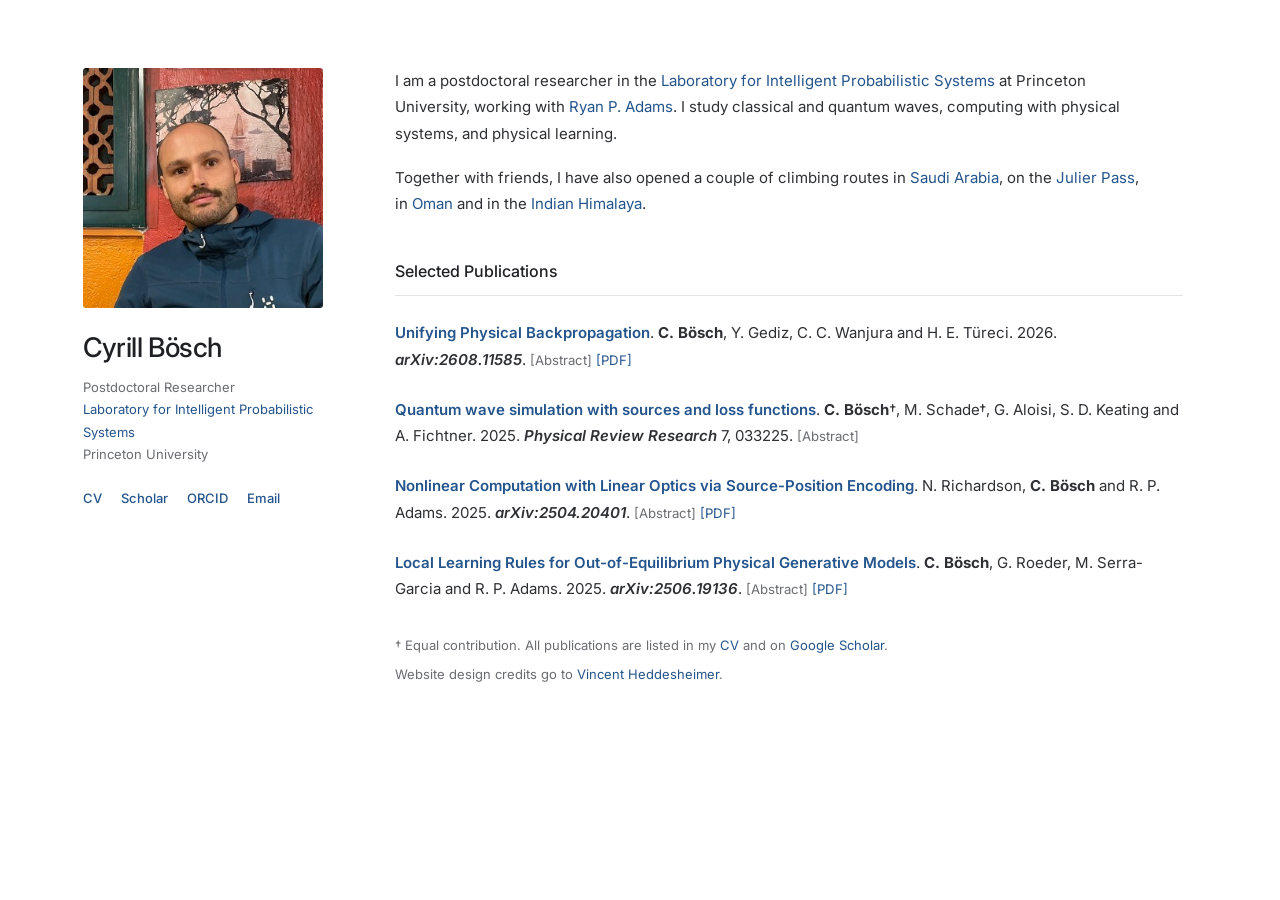
<file: index.html>
<!doctype html>
<html lang="en">
<head>
  <meta charset="utf-8">
  <meta name="viewport" content="width=device-width, initial-scale=1">
  <title>Cyrill Bösch</title>
  <meta name="description" content="Cyrill Bösch, postdoctoral researcher at Princeton University. Classical and quantum waves, computing with physical systems, and physical learning.">
  <link rel="canonical" href="https://cyboesch.github.io/">
  <meta property="og:type" content="profile">
  <meta property="og:title" content="Cyrill Bösch">
  <meta property="og:description" content="Postdoctoral researcher at Princeton University. Classical and quantum waves, computing with physical systems, and physical learning.">
  <meta property="og:url" content="https://cyboesch.github.io/">
  <meta property="og:image" content="https://cyboesch.github.io/img/ich_website.jpg">
  <script type="application/ld+json">
  {
    "@context": "https://schema.org",
    "@type": "Person",
    "name": "Cyrill Bösch",
    "alternateName": "Cyrill Boesch",
    "url": "https://cyboesch.github.io/",
    "image": "https://cyboesch.github.io/img/ich_website.jpg",
    "jobTitle": "Postdoctoral Researcher",
    "affiliation": { "@type": "Organization", "name": "Princeton University" },
    "alumniOf": { "@type": "CollegeOrUniversity", "name": "ETH Zurich" },
    "sameAs": [
      "https://scholar.google.com/citations?user=TCozq-0AAAAJ",
      "https://orcid.org/0000-0002-1587-7572"
    ]
  }
  </script>
  <link rel="preconnect" href="https://fonts.googleapis.com">
  <link rel="preconnect" href="https://fonts.gstatic.com" crossorigin>
  <link href="https://fonts.googleapis.com/css2?family=Inter:wght@400;500;600&display=swap" rel="stylesheet">
  <link rel="icon" href="favicon.svg" type="image/svg+xml">
  <link rel="stylesheet" href="style.css">
  <script src="main.js" defer></script>
  <noscript><style>.abstract[hidden] { display: block !important; } .abstract-toggle { display: none; }</style></noscript>
</head>
<body>
  <a class="skip-link" href="#content">Skip to content</a>

  <div class="layout">
    <aside class="sidebar">
      <div class="photo">
        <img src="img/ich_website.jpg" alt="Portrait of Cyrill Bösch" width="408" height="305" fetchpriority="high">
      </div>

      <h1 class="name">Cyrill Bösch</h1>
      <p class="affiliation">
        Postdoctoral Researcher<br>
        <a href="https://lips.cs.princeton.edu/" target="_blank" rel="noopener">Laboratory for Intelligent Probabilistic Systems</a><br>
        Princeton University
      </p>

      <nav class="profile-links" aria-label="Contact and profiles">
        <a href="cv/Boesch_CV.pdf" target="_blank" rel="noopener">CV</a>
        <a href="https://scholar.google.com/citations?user=TCozq-0AAAAJ" target="_blank" rel="noopener">Scholar</a>
        <a href="https://orcid.org/0000-0002-1587-7572" target="_blank" rel="noopener">ORCID</a>
        <a href="mailto:cb7454@princeton.edu">Email</a>
      </nav>
    </aside>

    <main id="content" class="content">
      <div class="intro">
        <p>
          I am a postdoctoral researcher in the
          <a href="https://lips.cs.princeton.edu/" target="_blank" rel="noopener">Laboratory for Intelligent Probabilistic Systems</a>
          at Princeton University, working with
          <a href="https://www.cs.princeton.edu/~rpa/" target="_blank" rel="noopener">Ryan P. Adams</a>.
          I study classical and quantum waves, computing with physical systems, and physical learning.
        </p>
        <p>
          Together with friends, I have also opened a couple of climbing routes
          in <a href="first-ascents/SA_Topos.pdf" target="_blank" rel="noopener">Saudi Arabia</a>,
          on the <a href="first-ascents/PizPolaschin.pdf" target="_blank" rel="noopener">Julier Pass</a>,
          in <a href="https://publications.americanalpineclub.org/articles/13201215377" target="_blank" rel="noopener">Oman</a>
          and in the <a href="https://www.planetmountain.com/en/news/alpinism/miyar-valley-first-ascent-of-lotus-tower-se-face.html" target="_blank" rel="noopener">Indian Himalaya</a>.
        </p>
      </div>

      <section id="publications">
        <h2>Selected Publications</h2>
        <ul class="papers">
          <li>
            <a class="paper-title" href="https://arxiv.org/abs/2608.11585" target="_blank" rel="noopener">Unifying Physical Backpropagation</a>.
            <strong>C. Bösch</strong>, Y. Gediz, C. C. Wanjura and H. E. Türeci.
            2026. <cite>arXiv:2608.11585</cite>.
            <button type="button" class="abstract-toggle" aria-controls="abs-unifying" aria-expanded="false">[Abstract]</button>
            <a class="extra" href="https://arxiv.org/pdf/2608.11585" target="_blank" rel="noopener">[PDF]</a>
            <div class="abstract" id="abs-unifying" hidden>
              <p>Physical computing systems exploit device dynamics for computation, but their gradient-based optimization is challenging: backpropagation through a digital twin suffers from a model-reality gap. On-device gradient computation could resolve this issue, and a handful of theoretical and experimental studies have proposed ways to achieve it. Yet a unifying theory identifying when a physical system can compute the gradient of its own performance has been missing. Here we develop such a unification based on the adjoint method: we identify sufficient conditions under which the adjoint field required for formally exact gradients can be generated on the same hardware that performs the computation. Linear and nonlinear systems obey fundamentally different conditions: for linear systems, damping or gain is admissible provided reciprocity is preserved. For nonlinear trajectory systems, the sufficient conditions are reciprocity of the linearized system and the existence of a time-reversal mirror. Algorithmically, the nonlinear case requires infinitesimal nudging, whereas linear systems admit a finite-amplitude experiment. We recover (quantum) Equilibrium Propagation, Hamiltonian echo backpropagation, fully forward mode training and in situ gradient methods in integrated-photonic and free-space-optical systems. Finally, we show that reciprocity is a special case of more general intertwining conditions. For linear systems, these permit exact on-device gradients in a class of non-Hermitian, non-reciprocal systems. For nonlinear trajectories, they combine with generalized time-reversal mirrors to cover, e.g., PT-symmetric equations. The framework also includes time-dependent parameters and Onsager-reciprocal dynamics, providing a unified basis for formally exact physical learning.</p>
            </div>
          </li>
          <li>
            <a class="paper-title" href="https://doi.org/10.1103/t8wt-mp2l" target="_blank" rel="noopener">Quantum wave simulation with sources and loss functions</a>.
            <strong>C. Bösch</strong>&dagger;, M. Schade&dagger;, G. Aloisi, S. D. Keating and A. Fichtner.
            2025. <cite>Physical Review Research</cite> 7, 033225.
            <button type="button" class="abstract-toggle" aria-controls="abs-quantumwave" aria-expanded="false">[Abstract]</button>
            <div class="abstract" id="abs-quantumwave" hidden>
              <p>We present a quantum algorithmic framework for simulating linear, anti-Hermitian (lossless) wave equations in heterogeneous, anisotropic, and time-independent media. This framework encompasses a broad class of wave equations, including the acoustic wave equation, Maxwell’s equations, and the elastic wave equation. Our formulation is compatible with standard numerical discretization schemes and allows for the efficient implementation of multiple practically relevant time- and space-dependent sources. Furthermore, we demonstrate that subspace energies can be extracted and wave fields compared through an &#8467;<sub>2</sub> loss function, achieving optimal precision scaling with the number of samples taken. Additionally, we introduce techniques for incorporating boundary conditions and linear constraints that preserve the anti-Hermitian nature of the equations. Leveraging the Hamiltonian simulation algorithm, our framework achieves a quartic speedup over classical solvers in three-dimensional simulations, under conditions of sufficiently global measurements and compactly supported sources and initial conditions. This quartic speedup is optimal for time-domain solutions, as the Hamiltonian of the discretized wave equations has local couplings. In summary, our framework provides a versatile approach for simulating wave equations on quantum computers, offering substantial speedups over state-of-the-art classical methods.</p>
            </div>
          </li>
          <li>
            <a class="paper-title" href="https://arxiv.org/abs/2504.20401" target="_blank" rel="noopener">Nonlinear Computation with Linear Optics via Source-Position Encoding</a>.
            N. Richardson, <strong>C. Bösch</strong> and R. P. Adams.
            2025. <cite>arXiv:2504.20401</cite>.
            <button type="button" class="abstract-toggle" aria-controls="abs-sourcepos" aria-expanded="false">[Abstract]</button>
            <a class="extra" href="https://arxiv.org/pdf/2504.20401" target="_blank" rel="noopener">[PDF]</a>
            <div class="abstract" id="abs-sourcepos" hidden>
              <p>Optical computing systems provide an alternate hardware model which appears to be aligned with the demands of neural network workloads. However, the challenge of implementing energy efficient nonlinearities in optics &ndash; a key requirement for realizing neural networks &ndash; is a conspicuous missing link. In this work we introduce a novel method to achieve nonlinear computation in fully linear media. Our method can operate at low power and requires only the ability to drive the optical system at a data-dependent spatial position. Leveraging this positional encoding, we formulate a fully automated, topology-optimization-based hardware design framework for extremely specialized optical neural networks, drawing on modern advancements in optimization and machine learning. We evaluate our optical designs on machine learning classification tasks: demonstrating significant improvements over linear methods, and competitive performance when compared to standard artificial neural networks.</p>
            </div>
          </li>
          <li>
            <a class="paper-title" href="https://arxiv.org/abs/2506.19136" target="_blank" rel="noopener">Local Learning Rules for Out-of-Equilibrium Physical Generative Models</a>.
            <strong>C. Bösch</strong>, G. Roeder, M. Serra-Garcia and R. P. Adams.
            2025. <cite>arXiv:2506.19136</cite>.
            <button type="button" class="abstract-toggle" aria-controls="abs-locallearning" aria-expanded="false">[Abstract]</button>
            <a class="extra" href="https://arxiv.org/pdf/2506.19136" target="_blank" rel="noopener">[PDF]</a>
            <div class="abstract" id="abs-locallearning" hidden>
              <p>We show that the out-of-equilibrium driving protocol of score-based generative models (SGMs) can be learned via local learning rules. The gradient with respect to the parameters of the driving protocol is computed directly from force measurements or from observed system dynamics. As a demonstration, we implement an SGM in a network of driven, nonlinear, overdamped oscillators coupled to a thermal bath. We first apply it to the problem of sampling from a mixture of two Gaussians in 2D. Finally, we train an oscillator network on the MNIST dataset to generate images of handwritten digits 0 and 1.</p>
            </div>
          </li>
        </ul>
        <p class="note">
          &dagger; Equal contribution. All publications are listed in my
          <a href="cv/Boesch_CV.pdf" target="_blank" rel="noopener">CV</a> and on
          <a href="https://scholar.google.com/citations?user=TCozq-0AAAAJ" target="_blank" rel="noopener">Google Scholar</a>.
        </p>
      </section>

      <footer class="note credits">
        Website design credits go to
        <a href="https://vincentheddesheimer.github.io/" target="_blank" rel="noopener">Vincent Heddesheimer</a>.
      </footer>
    </main>
  </div>
</body>
</html>
</file>
<file: style.css>
:root {
  --bg: #ffffff;
  --text: #2f3033;
  --heading: #1f2023;
  --muted: #6a6c70;
  --border: #e3e4e6;
  --accent: #24548c;        /* change this one value to recolor the site */
  --accent-hover: #173a63;
}

@media (prefers-color-scheme: dark) {
  :root {
    --bg: #141518;
    --text: #d9dadc;
    --heading: #f1f1f2;
    --muted: #9a9ca1;
    --border: #2c2e33;
    --accent: #84aee0;
    --accent-hover: #b0cbec;
  }
}

*, *::before, *::after { box-sizing: border-box; }

html { scrollbar-gutter: stable; }

body {
  margin: 0;
  background: var(--bg);
  color: var(--text);
  font: 400 15px/1.75 "Inter", -apple-system, BlinkMacSystemFont, "Segoe UI", sans-serif;
  -webkit-font-smoothing: antialiased;
}

[hidden] { display: none !important; }

a {
  color: var(--accent);
  text-decoration: none;
  text-underline-offset: 3px;
}

a:hover {
  color: var(--accent-hover);
  text-decoration: underline;
}

a:focus-visible, button:focus-visible {
  outline: 2px solid var(--accent);
  outline-offset: 4px;
  border-radius: 1px;
}

.skip-link {
  position: fixed;
  top: 12px;
  left: 12px;
  padding: 8px 16px;
  background: var(--bg);
  transform: translateY(-200%);
  z-index: 2;
}

.skip-link:focus { transform: none; }

/* ---------- Layout: sticky sidebar + content ---------- */

.layout {
  display: grid;
  grid-template-columns: 240px minmax(0, 1fr);
  gap: 72px;
  max-width: 1180px;
  margin: 0 auto;
  padding: 68px 40px 88px;
}

.sidebar {
  position: sticky;
  top: 48px;
  align-self: start;
}

.photo {
  width: 240px;
  aspect-ratio: 1;
  margin-bottom: 24px;
  border-radius: 3px;
  overflow: hidden;
}

.photo img {
  display: block;
  width: 100%;
  height: 100%;
  object-fit: cover;
  object-position: 0% 50%;  /* landscape photo: keep the face centred in the square */
}

.name {
  margin: 0 0 12px;
  color: var(--heading);
  font-size: 27px;
  font-weight: 500;
  line-height: 1.2;
  letter-spacing: -0.6px;
}

.affiliation {
  margin: 0;
  color: var(--muted);
  font-size: 13px;
  line-height: 1.7;
}

.profile-links {
  display: flex;
  flex-wrap: wrap;
  gap: 8px 19px;
  margin-top: 22px;
  font-size: 13px;
  font-weight: 500;
}

.content { min-width: 0; }

p { margin: 0 0 18px; }
p:last-child { margin-bottom: 0; }

.intro { max-width: 50em; }

h2 {
  margin: 40px 0 24px;
  padding-bottom: 10px;
  border-bottom: 1px solid var(--border);
  color: var(--heading);
  font-size: 16px;
  font-weight: 500;
}

/* ---------- Paper lists ---------- */

.papers {
  margin: 0;
  padding: 0;
  list-style: none;
}

.papers li { margin-bottom: 24px; }

.paper-title { font-weight: 600; }

em { font-style: italic; }

.abstract-toggle,
.extra {
  font-size: 0.88em;
  white-space: nowrap;
}

.abstract-toggle {
  padding: 0;
  border: 0;
  background: none;
  color: var(--muted);
  font-family: inherit;
  line-height: inherit;
  cursor: pointer;
}

.abstract-toggle:hover {
  color: var(--accent);
  text-decoration: underline;
  text-underline-offset: 3px;
}

.abstract {
  margin-top: 14px;
  padding-left: 16px;
  border-left: 1px solid var(--border);
}

.abstract p {
  color: var(--muted);
  font-size: 14px;
  line-height: 1.8;
}

cite {
  font-style: italic;
  font-weight: 600;
}

.note {
  margin-top: 32px;
  color: var(--muted);
  font-size: 13px;
}

.credits { margin-top: 6px; }

/* ---------- Responsive ---------- */

@media (max-width: 1050px) {
  .layout {
    grid-template-columns: 200px minmax(0, 1fr);
    gap: 44px;
    padding: 48px 32px 64px;
  }
  .photo { width: 200px; }
  .name { font-size: 24px; }
}

@media (max-width: 760px) {
  .layout {
    display: block;
    max-width: 680px;
    padding: 32px 20px 56px;
  }

  .sidebar {
    position: static;
    display: grid;
    grid-template-columns: 104px minmax(0, 1fr);
    grid-template-areas:
      "photo name"
      "photo affiliation"
      "links links";
    column-gap: 20px;
    align-items: center;
    margin-bottom: 32px;
  }

  .photo { grid-area: photo; width: 104px; margin: 0; }
  .name { grid-area: name; align-self: end; font-size: 23px; margin-bottom: 6px; }
  .affiliation { grid-area: affiliation; align-self: start; font-size: 12px; }
  .profile-links { grid-area: links; gap: 8px 24px; margin-top: 18px; }
}

/* ---------- Print: show everything ---------- */

@media print {
  body { color: #000; font-size: 11pt; }
  .layout { display: block; padding: 0; }
  .sidebar { position: static; margin-bottom: 24px; }
  .photo, .abstract-toggle, .skip-link { display: none; }
  .abstract[hidden] { display: block !important; }
}
</file>
